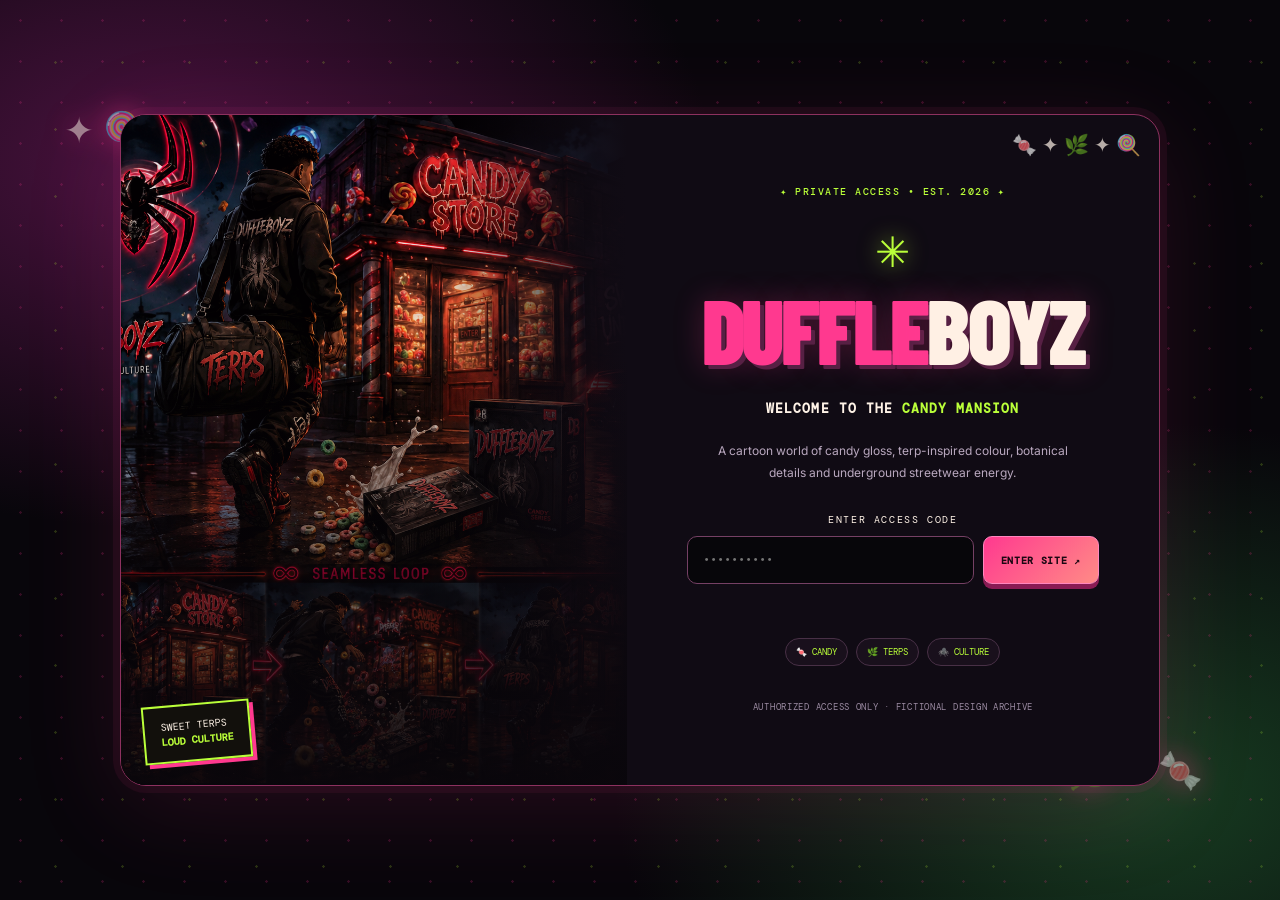
<file: index.html>
<!doctype html>
<html lang="en"><head><meta charset="utf-8"><meta name="viewport" content="width=device-width, initial-scale=1"><meta name="theme-color" content="#09050d"><title>DUFFLEBOYZ — Enter the Mansion</title><link rel="stylesheet" href="styles.css"></head>
<body class="gate-page"><div class="candy-orbit orbit-one">✦ 🍭 ✦</div><div class="candy-orbit orbit-two">🌿 ✧ 🍬</div>
<main class="gate-shell"><div class="gate-art"><img src="assets/duffleboyz-world.png" alt="DUFFLEBOYZ neon night concept artwork"><div class="gate-art-shade"></div><div class="gate-sticker">SWEET TERPS<br><b>LOUD CULTURE</b></div></div>
<section class="gate-panel"><p class="eyebrow">✦ PRIVATE ACCESS • EST. 2026 ✦</p><div class="spider-mark">✳</div><h1>DUFFLE<span>BOYZ</span></h1><p class="gate-subtitle">WELCOME TO THE <b>CANDY MANSION</b></p><p class="sub">A cartoon world of candy gloss, terp-inspired colour, botanical details and underground streetwear energy.</p>
<form id="accessForm"><label for="password">ENTER ACCESS CODE</label><div class="input-row"><input id="password" type="password" placeholder="••••••••••" required autocomplete="current-password"><button type="submit">ENTER SITE ↗</button></div><p id="error" class="error" aria-live="polite"></p></form><div class="gate-badges"><span>🍬 CANDY</span><span>🌿 TERPS</span><span>🕷️ CULTURE</span></div><p class="micro">AUTHORIZED ACCESS ONLY · FICTIONAL DESIGN ARCHIVE</p></section></main><script src="script.js"></script></body></html>
</file>
<file: styles.css>
@import url('https://fonts.googleapis.com/css2?family=Baloo+2:wght@500;600;700;800&family=Barlow+Condensed:wght@600;700;800;900&family=DM+Mono:wght@400;500&family=Inter:wght@400;600;800&display=swap');
:root{--bg:#08060b;--panel:#120d17;--line:#3e243d;--pink:#ff398f;--pink2:#ff78bd;--lime:#baff39;--green:#74e83b;--purple:#a56aff;--gold:#ffc34b;--cream:#fff3e7;--muted:#b9a8bf;--mono:'DM Mono',monospace;--display:'Barlow Condensed',Impact,sans-serif;--round:'Baloo 2',system-ui}*{box-sizing:border-box}html{scroll-behavior:smooth}body{margin:0;background:radial-gradient(ellipse at 50% -10%,#33112f 0,transparent 42%),var(--bg);color:var(--cream);font-family:Inter,Arial,sans-serif}body:before{content:"";position:fixed;inset:0;z-index:-1;pointer-events:none;opacity:.18;background-image:radial-gradient(#ff398f 1px,transparent 1.5px),radial-gradient(#baff39 1px,transparent 1.5px);background-size:41px 41px,67px 67px;background-position:0 0,22px 29px}a{color:inherit;text-decoration:none}button{font:inherit;cursor:pointer}img{max-width:100%}.eyebrow{font:500 10px var(--mono);letter-spacing:.15em;color:var(--lime);text-transform:uppercase}.micro{font:9px var(--mono);letter-spacing:.08em;color:#9b8ba2;line-height:1.7}.gate-page{min-height:100vh;display:grid;place-items:center;padding:22px;overflow:hidden;background:radial-gradient(ellipse at 12% 18%,#4a123f 0,transparent 35%),radial-gradient(ellipse at 90% 88%,#173c21 0,transparent 33%),#08060b;position:relative}.gate-shell{display:grid;grid-template-columns:.95fr 1fr;width:min(1040px,100%);min-height:580px;border:1px solid #8d315f;border-radius:26px;overflow:hidden;background:#100b14;box-shadow:0 0 0 7px #ff398f10,0 20px 100px #ff398f20;position:relative;z-index:1}.gate-art{position:relative;min-height:100%;background:#150915;overflow:hidden}.gate-art img{width:100%;height:100%;position:absolute;inset:0;object-fit:cover;filter:saturate(1.3);opacity:.9}.gate-art-shade{position:absolute;inset:0;background:linear-gradient(0deg,#09060bf2,transparent 65%),linear-gradient(90deg,transparent 65%,#100b14 100%)}.gate-sticker{position:absolute;left:22px;bottom:24px;transform:rotate(-5deg);padding:12px 16px;border:2px solid var(--lime);background:#12100c;color:var(--cream);font:10px var(--mono);line-height:1.5;box-shadow:4px 4px 0 var(--pink)}.gate-sticker b{color:var(--lime)}.gate-panel{padding:clamp(26px,5vw,60px);display:flex;flex-direction:column;justify-content:center;position:relative}.gate-panel:after{content:'🍬 ✦ 🌿 ✦ 🍭';position:absolute;right:18px;top:18px;font-size:20px;opacity:.7}.gate-panel>.eyebrow{text-align:center}.spider-mark{text-align:center;font-size:42px;color:var(--lime);text-shadow:0 0 22px #baff39a0;margin:18px 0 4px}.gate-panel h1{font:900 clamp(52px,8vw,90px)/.82 var(--display);text-align:center;letter-spacing:-.035em;margin:12px 0 20px;color:var(--pink);text-shadow:4px 4px 0 #572044,0 0 30px #ff398f40}.gate-panel h1 span{color:#fff0e4}.gate-subtitle{text-align:center;font:800 13px var(--mono);letter-spacing:.08em}.gate-subtitle b{color:var(--lime)}.sub{text-align:center;color:var(--muted);font-size:12px;line-height:1.8;max-width:370px;margin:10px auto 26px}.gate-panel form{margin-top:4px}.gate-panel label{display:block;text-align:center;font:10px var(--mono);letter-spacing:.16em;margin-bottom:10px}.input-row{display:flex;gap:9px}.input-row input{min-width:0;flex:1;background:#07060a;border:1px solid #754064;padding:15px;color:white;border-radius:10px;font:12px var(--mono);outline:none}.input-row input:focus{border-color:var(--lime);box-shadow:0 0 0 3px #baff3920}.input-row button,.drip-button{border:1px solid #ff86be;background:linear-gradient(135deg,var(--pink),#ff8b86);color:#1b0712;padding:14px 17px;border-radius:9px;font:900 10px var(--mono);letter-spacing:.07em;box-shadow:0 5px 0 #8a1b54;transition:transform .15s}.input-row button:hover,.drip-button:hover{transform:translateY(-2px)}.error{color:#ff9acb;min-height:16px;text-align:center;font-size:11px}.gate-badges{display:flex;justify-content:center;gap:8px;flex-wrap:wrap;margin:16px 0 25px}.gate-badges span{border:1px solid #483046;background:#19101c;border-radius:99px;padding:7px 10px;font:9px var(--mono);color:var(--lime)}.gate-panel>.micro{text-align:center}.candy-orbit{position:absolute;font-size:36px;opacity:.5;filter:drop-shadow(0 0 14px #ff398f);animation:float 5s ease-in-out infinite}.orbit-one{left:5%;top:12%}.orbit-two{right:6%;bottom:12%;animation-delay:-2s}@keyframes float{50%{transform:translateY(-15px) rotate(7deg)}}
.topbar{min-height:72px;padding:10px clamp(16px,4vw,60px);display:flex;align-items:center;justify-content:space-between;gap:20px;border-bottom:1px solid #3c203b;background:#0b080ff2;position:sticky;top:0;z-index:8;backdrop-filter:blur(14px)}.wordmark{font:900 31px var(--display);letter-spacing:-.04em;color:var(--pink);text-shadow:2px 2px 0 #5c1741;white-space:nowrap}.wordmark span{color:#fff0e6}.wordmark small{font:10px Inter;vertical-align:top;color:var(--lime)}.desktop-nav{display:flex;align-items:center;gap:clamp(14px,3vw,38px)}.desktop-nav a{font:10px var(--mono);letter-spacing:.1em;color:#c4b4c8;padding:14px 0;border-bottom:2px solid transparent}.desktop-nav a.active,.desktop-nav a:hover{color:var(--pink);border-color:var(--pink)}.top-actions{display:flex;align-items:center;gap:10px}.member-pill{border:1px solid #8c285a;color:var(--pink);border-radius:99px;padding:10px 12px;font:10px var(--mono);white-space:nowrap}.lock{border:1px solid #66536c;background:#120d17;color:#fff4e9;padding:10px 13px;border-radius:99px;font:10px var(--mono);letter-spacing:.06em;white-space:nowrap}.lock:hover{border-color:var(--lime);color:var(--lime)}.menu-toggle,.mobile-nav{display:none}.hero-mansion{position:relative;min-height:490px;height:min(58vw,650px);max-height:690px;overflow:hidden;background:#140716;border-bottom:1px solid #5b2854}.hero-art{position:absolute;inset:0;width:100%;height:100%;object-fit:cover;object-position:center 45%;filter:saturate(1.3) contrast(1.08)}.hero-vignette{position:absolute;inset:0;background:linear-gradient(90deg,#09060bf0 0%,#09060bc7 35%,transparent 72%),linear-gradient(0deg,#08060b 0%,transparent 34%)}.hero-copy{position:absolute;left:clamp(24px,7vw,100px);top:14%;z-index:1;max-width:540px}.hero-copy .eyebrow{font-size:11px}.hero-copy h1{font:900 clamp(65px,10vw,136px)/.74 var(--display);letter-spacing:-.045em;margin:26px 0 18px;color:var(--pink);text-shadow:4px 5px 0 #5b204e,0 0 30px #ff398f35}.hero-copy h1 span{color:#fff2e7}.hero-copy h1 em{display:block;font-style:normal;font-size:.56em;letter-spacing:.06em;color:var(--lime);margin-top:16px;text-shadow:3px 3px 0 #2c4b20}.hero-tagline{font:10px/1.9 var(--mono);letter-spacing:.07em;color:#fff1e7}.drip-button{display:inline-flex;align-items:center;justify-content:center;margin-top:14px;min-height:43px}.hero-sign{position:absolute;right:5%;top:12%;z-index:2;border:2px solid var(--pink);border-radius:18px 18px 6px 6px;background:#0a080de8;box-shadow:0 0 25px #ff398f50;padding:14px 17px;text-align:center;display:flex;align-items:center;gap:8px;transform:rotate(3deg)}.hero-sign span{font-size:26px}.hero-sign b{font:800 11px/1.5 var(--display);letter-spacing:.1em;color:var(--pink)}.hero-sign i{font-style:normal;color:var(--lime)}.hero-stamp{position:absolute;right:20%;bottom:12%;z-index:2;border:2px solid var(--lime);border-radius:50%;width:100px;height:100px;display:grid;place-content:center;text-align:center;background:#09070edb;transform:rotate(10deg);font:10px var(--mono);box-shadow:0 0 20px #baff3930}.hero-stamp b{color:var(--lime)}.ticker{display:flex;align-items:center;justify-content:center;gap:clamp(10px,3vw,40px);flex-wrap:wrap;padding:18px 12px;background:#0b080f;border-bottom:1px solid #352137;font:10px var(--mono);letter-spacing:.07em;color:#e9dce9}.ticker b{color:var(--pink)}.content-wrap{max-width:1250px;padding:55px clamp(18px,4vw,52px);margin:auto}.section-heading{display:flex;align-items:end;justify-content:space-between;gap:18px;margin-bottom:25px}.section-heading h2{font:900 clamp(38px,5vw,60px)/.9 var(--display);margin:8px 0 0}.section-heading h2 span,.page-title span{color:var(--pink)}.small-link{font:10px var(--mono);color:var(--pink);border:1px solid #6d2a54;border-radius:8px;padding:11px 13px;white-space:nowrap}.drop-grid{display:grid;grid-template-columns:repeat(3,minmax(0,1fr));gap:18px}.drop-card{border:1px solid #523047;border-radius:15px;overflow:hidden;background:linear-gradient(150deg,#19101d,#0b080e);box-shadow:0 13px 35px #0005;transition:transform .2s,border-color .2s}.drop-card:hover{transform:translateY(-4px);border-color:var(--pink)}.drop-art{height:260px;display:block;position:relative;overflow:hidden;padding:0;border:0;background:#0b070d;width:100%;text-align:left}.drop-art img{width:100%;height:100%;display:block;object-fit:cover;transition:transform .35s;filter:saturate(1.25)}.drop-card:hover .drop-art img{transform:scale(1.04)}.drop-burst{position:absolute;z-index:1;top:13px;left:12px;background:var(--lime);color:#15120a;border-radius:5px;padding:7px 9px;font:900 9px var(--mono);transform:rotate(-7deg);box-shadow:3px 3px 0 #21151f}.reference-art img{object-fit:cover;object-position:center 20%}.drop-copy{padding:17px}.drop-copy h3{font:900 31px var(--display);color:var(--pink);margin:5px 0 7px}.drop-green .drop-copy h3{color:var(--lime)}.drop-purple .drop-copy h3{color:#c09bff}.drop-copy>p:not(.eyebrow){font-size:12px;line-height:1.7;color:#b9a9bf;min-height:42px;margin:0 0 18px}.card-bottom{border-top:1px solid #39253a;padding-top:13px;display:flex;align-items:center;justify-content:space-between;gap:8px;flex-wrap:wrap}.card-bottom>span{font:9px var(--mono);color:#c2b0c8;letter-spacing:.06em}.card-bottom a,.mini-action{font:9px var(--mono);color:var(--lime);border:1px solid #53692b;border-radius:7px;padding:9px 10px;background:#10140b}.mini-action{cursor:pointer}.mansion-feature{display:grid;grid-template-columns:1fr .9fr;align-items:center;gap:40px;padding:clamp(36px,7vw,85px) clamp(18px,8vw,110px);border-top:1px solid #3e263e;border-bottom:1px solid #3e263e;background:linear-gradient(110deg,#16101a,#09070d)}.feature-copy h2{font:900 clamp(40px,6vw,72px)/.88 var(--display);margin:20px 0;text-shadow:3px 3px 0 #3b203b}.feature-copy h2 span{color:var(--lime)}.feature-copy>p:not(.eyebrow){max-width:520px;color:#b9a8c1;font-size:13px;line-height:1.9}.mansion-feature>img{width:100%;max-height:470px;object-fit:cover;border:2px solid var(--pink);border-radius:16px;box-shadow:8px 8px 0 #35182f}.terp-strip{display:grid;grid-template-columns:repeat(4,1fr);gap:0;background:#0d0a10;border-bottom:1px solid #38213a}.terp-strip>div{display:grid;justify-items:center;gap:7px;padding:25px 8px;border-right:1px solid #2e1d31;text-align:center}.terp-strip>div:last-child{border:0}.terp-strip span{font-size:27px}.terp-strip b{font:900 15px var(--display);color:var(--pink);letter-spacing:.04em}.terp-strip small{font:8px var(--mono);color:#a898b0;letter-spacing:.08em}.page-content{min-height:70vh}.page-title{font:900 clamp(60px,10vw,105px)/.82 var(--display);letter-spacing:-.04em;margin:22px 0;text-shadow:3px 4px 0 #38203b}.lead{max-width:720px;color:#c0b1c6;font-size:13px;line-height:1.9;margin-bottom:35px}.archive-grid .drop-art{height:320px}.gallery-grid{display:grid;grid-template-columns:repeat(2,minmax(0,1fr));gap:20px}.gallery-grid figure{margin:0;border:1px solid #50304b;border-radius:14px;overflow:hidden;background:#110c14}.gallery-grid .image-open{width:100%;padding:0;border:0;background:#07060a;display:block;cursor:zoom-in}.gallery-grid .image-open img{width:100%;height:clamp(270px,40vw,480px);object-fit:cover;display:block;transition:transform .3s}.gallery-grid figure:hover img{transform:scale(1.025)}.gallery-grid figcaption{display:flex;justify-content:space-between;align-items:center;gap:10px;flex-wrap:wrap;padding:13px}.gallery-grid figcaption span{font:10px var(--mono);color:var(--lime);letter-spacing:.08em}.info-grid{display:grid;grid-template-columns:repeat(2,1fr);gap:17px}.info-panel{padding:24px;border:1px solid #4a2b48;border-left:4px solid var(--pink);border-radius:13px;background:linear-gradient(135deg,#1a111d,#0d0a10)}.info-icon{font-size:28px}.info-panel h2{font:900 25px var(--display);color:var(--lime);margin:12px 0}.info-panel p{font-size:12px;line-height:1.9;color:#c0b0c7;margin:0}.notice-bar{margin-top:25px;padding:17px;display:flex;justify-content:center;align-items:center;gap:12px;border:1px solid #4a2c44;border-radius:10px;color:var(--pink);font:11px var(--mono);text-align:center}.modal{display:none;position:fixed;z-index:20;inset:0;background:#050308ee;place-items:center;padding:18px;backdrop-filter:blur(10px)}.modal.show{display:grid}.modal-inner{position:relative;width:min(720px,100%);max-height:92vh;overflow:auto;background:#120d17;border:2px solid var(--pink);border-radius:16px;padding:22px;box-shadow:0 0 60px #ff398f30}.modal-inner h2{font:900 32px var(--display);color:var(--pink);margin:7px 0 14px}.modal-inner img{width:100%;max-height:58vh;object-fit:contain;background:#050408;border-radius:9px}.modal-close{position:absolute;right:10px;top:7px;background:none;color:white;border:0;font-size:32px}.modal-inner .drip-button{margin-top:14px}footer{padding:22px clamp(18px,4vw,55px);border-top:1px solid #38213a;color:#97859f;font:9px var(--mono);letter-spacing:.08em;display:flex;align-items:center;justify-content:space-between;gap:18px;flex-wrap:wrap;background:#0b080f}footer p{margin:0}
@media(max-width:850px){.desktop-nav,.member-pill{display:none}.menu-toggle{display:block;border:1px solid #5a3b59;background:#120d17;color:var(--lime);border-radius:9px;padding:9px 12px}.mobile-nav{display:none;position:sticky;top:72px;z-index:7;background:#0d0911;border-bottom:1px solid #4b2a49;padding:10px 18px;gap:8px;flex-wrap:wrap}.mobile-nav.open{display:flex}.mobile-nav a,.mobile-nav button{border:1px solid #4b2a49;background:#130e17;color:#f7eaf4;padding:10px 12px;border-radius:7px;font:10px var(--mono)}.mobile-nav button{color:var(--lime)}.hero-mansion{height:620px;min-height:540px}.hero-art{object-position:58% center}.hero-vignette{background:linear-gradient(90deg,#09060be8 0%,#09060ba3 50%,transparent 100%),linear-gradient(0deg,#08060b 0%,transparent 35%)}.hero-copy{top:15%;max-width:70%}.hero-copy h1{font-size:clamp(64px,12vw,105px)}.hero-sign{right:4%;top:auto;bottom:15%;padding:10px}.hero-stamp{right:24%;bottom:7%;width:78px;height:78px;font-size:8px}.drop-grid{grid-template-columns:repeat(2,minmax(0,1fr))}.drop-card:last-child{grid-column:span 2}.drop-card:last-child .drop-art{height:300px}.mansion-feature{grid-template-columns:1fr}.mansion-feature>img{max-height:380px}.terp-strip{grid-template-columns:repeat(2,1fr)}.terp-strip>div:nth-child(2){border-right:0}.terp-strip>div:nth-child(-n+2){border-bottom:1px solid #2e1d31}}
@media(max-width:560px){.gate-shell{grid-template-columns:1fr;max-width:430px}.gate-art{min-height:190px;height:190px}.gate-art img{object-position:center 43%}.gate-art-shade{background:linear-gradient(0deg,#100b14,transparent 70%)}.gate-sticker{left:14px;bottom:12px;font-size:8px;padding:8px 10px}.gate-panel{padding:24px 20px 26px}.gate-panel h1{font-size:61px}.gate-panel:after{font-size:15px}.input-row{flex-direction:column}.input-row button{min-height:46px}.candy-orbit{font-size:24px}.topbar{min-height:65px;padding:10px 14px;gap:8px}.wordmark{font-size:26px}.lock{font-size:9px;padding:9px}.hero-mansion{height:590px;min-height:590px}.hero-art{object-position:60% center}.hero-vignette{background:linear-gradient(90deg,#09060bf0 0%,#09060bc0 60%,#09060b30 100%),linear-gradient(0deg,#08060b 0%,transparent 45%)}.hero-copy{left:19px;right:15px;top:15%;max-width:90%}.hero-copy h1{font-size:clamp(65px,16vw,91px);margin:24px 0 18px}.hero-copy .eyebrow{font-size:9px}.hero-tagline{font-size:9px}.hero-sign{right:12px;bottom:12%;transform:scale(.82) rotate(3deg);transform-origin:right bottom}.hero-stamp{right:32%;bottom:5%;transform:scale(.8) rotate(10deg)}.ticker{gap:9px;padding:14px 8px;font-size:8px}.content-wrap{padding:38px 15px}.section-heading{align-items:start}.section-heading h2{font-size:43px}.drop-grid{grid-template-columns:1fr;gap:15px}.drop-card:last-child{grid-column:auto}.drop-card:last-child .drop-art,.drop-art,.archive-grid .drop-art{height:290px}.drop-copy{padding:15px}.mansion-feature{padding:42px 17px;gap:24px}.feature-copy h2{font-size:43px}.terp-strip b{font-size:13px}.gallery-grid,.info-grid{grid-template-columns:1fr}.gallery-grid .image-open img{height:330px}.page-title{font-size:65px}.lead{font-size:12px}.notice-bar{font-size:9px}.modal-inner{padding:17px}.modal-inner img{max-height:48vh}footer{justify-content:center;text-align:center}footer .wordmark{width:100%}}
</file>
